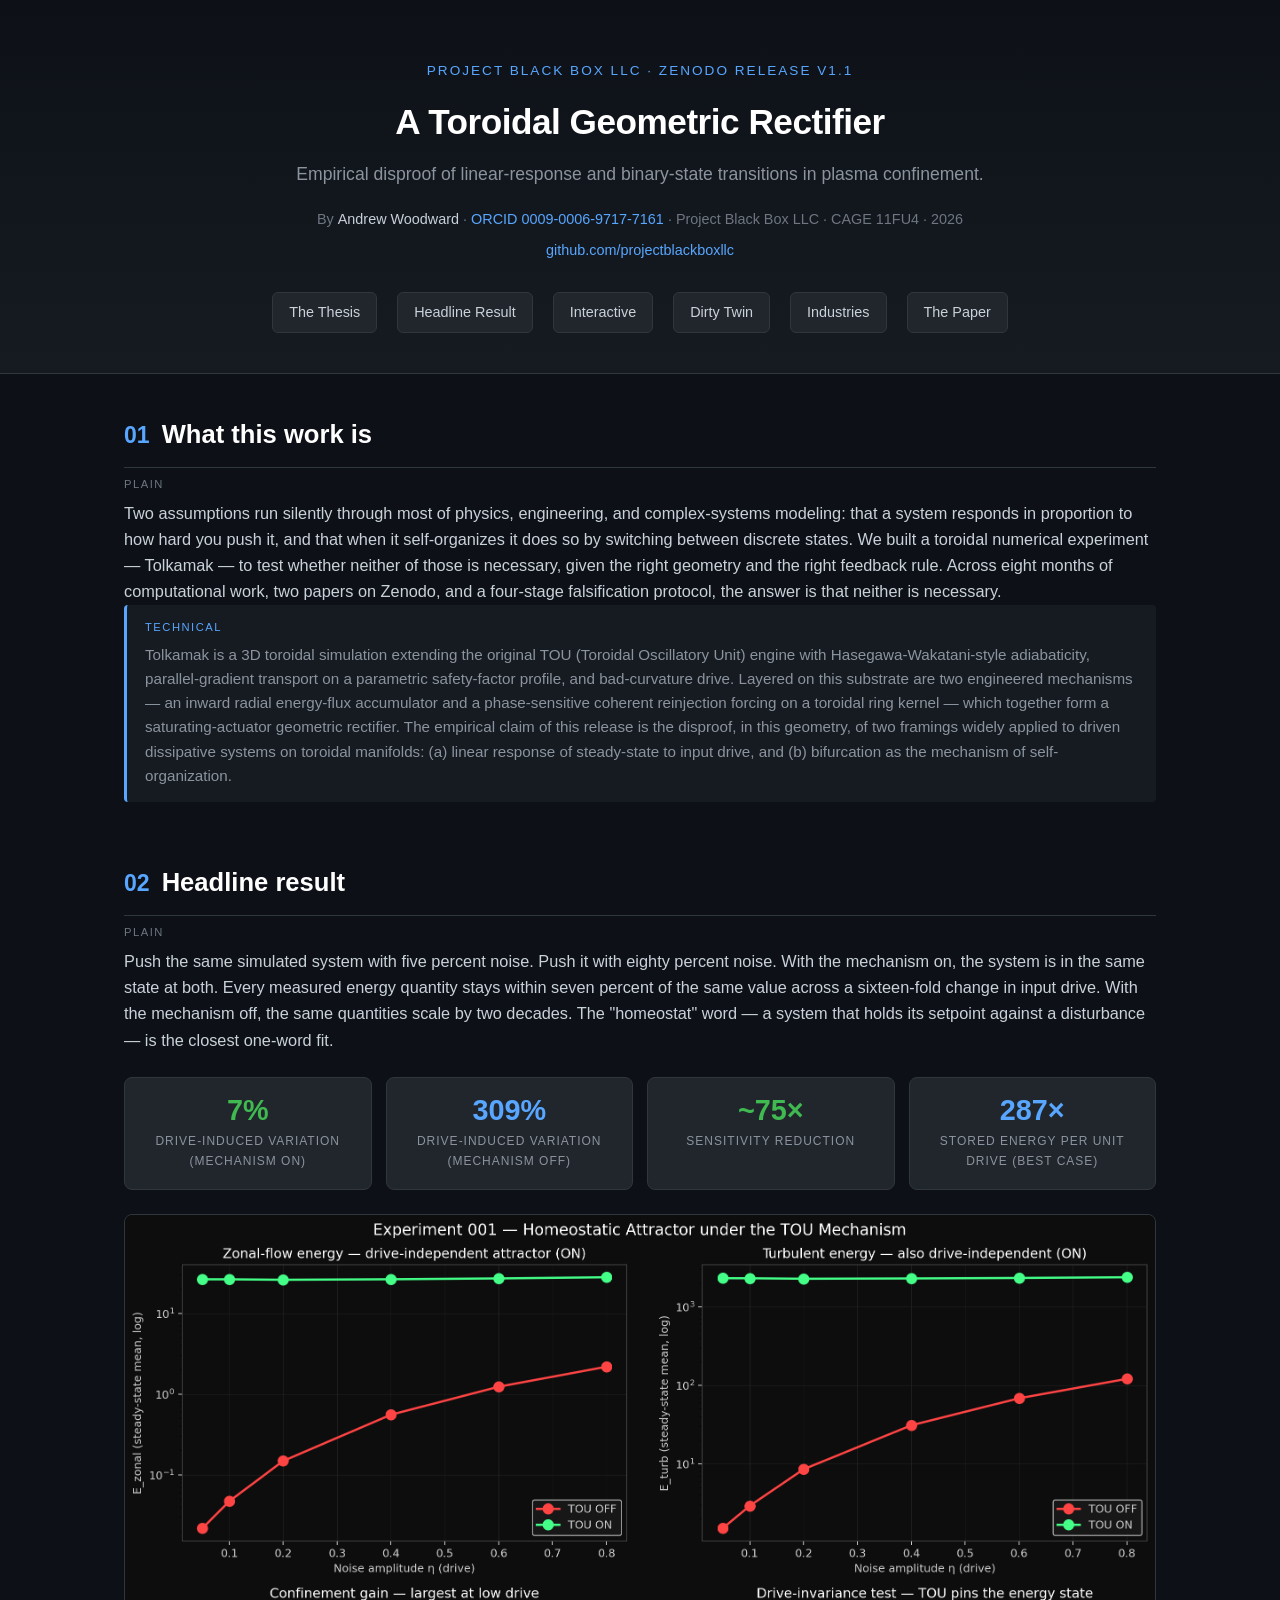
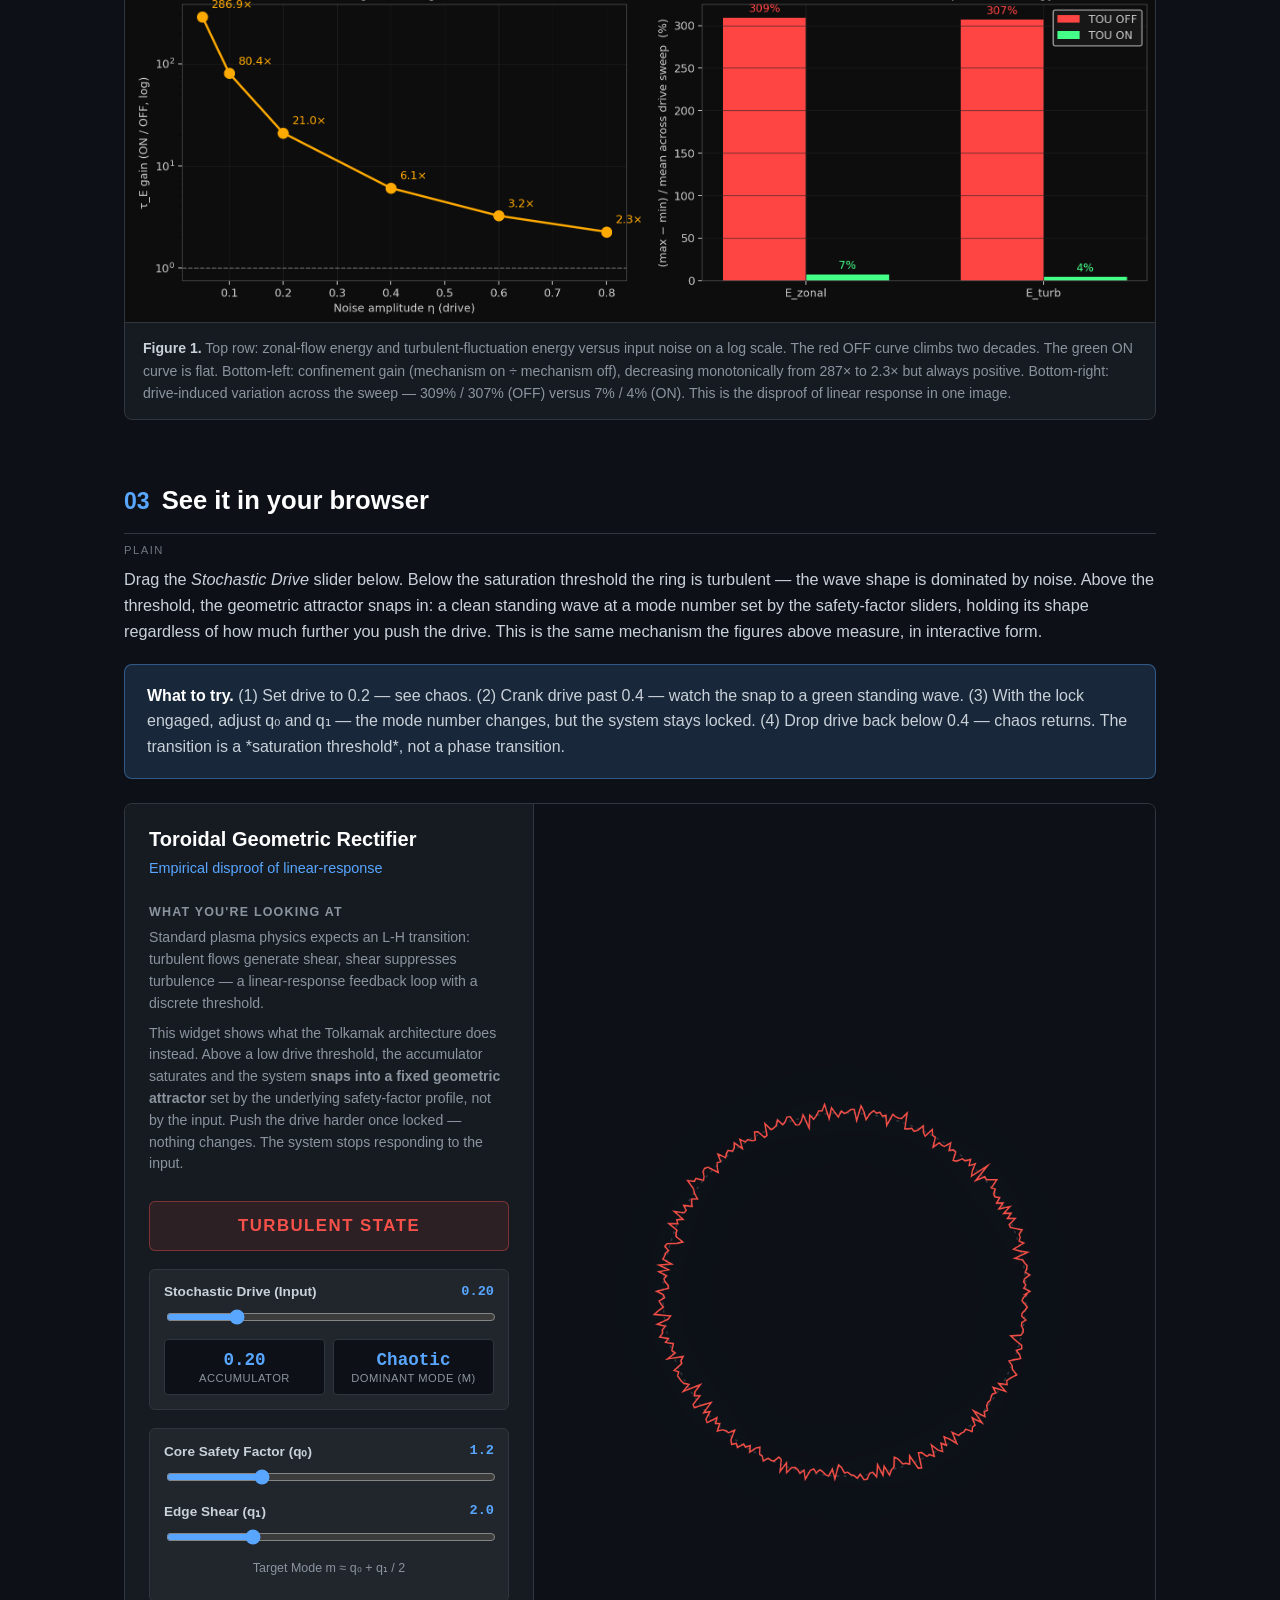
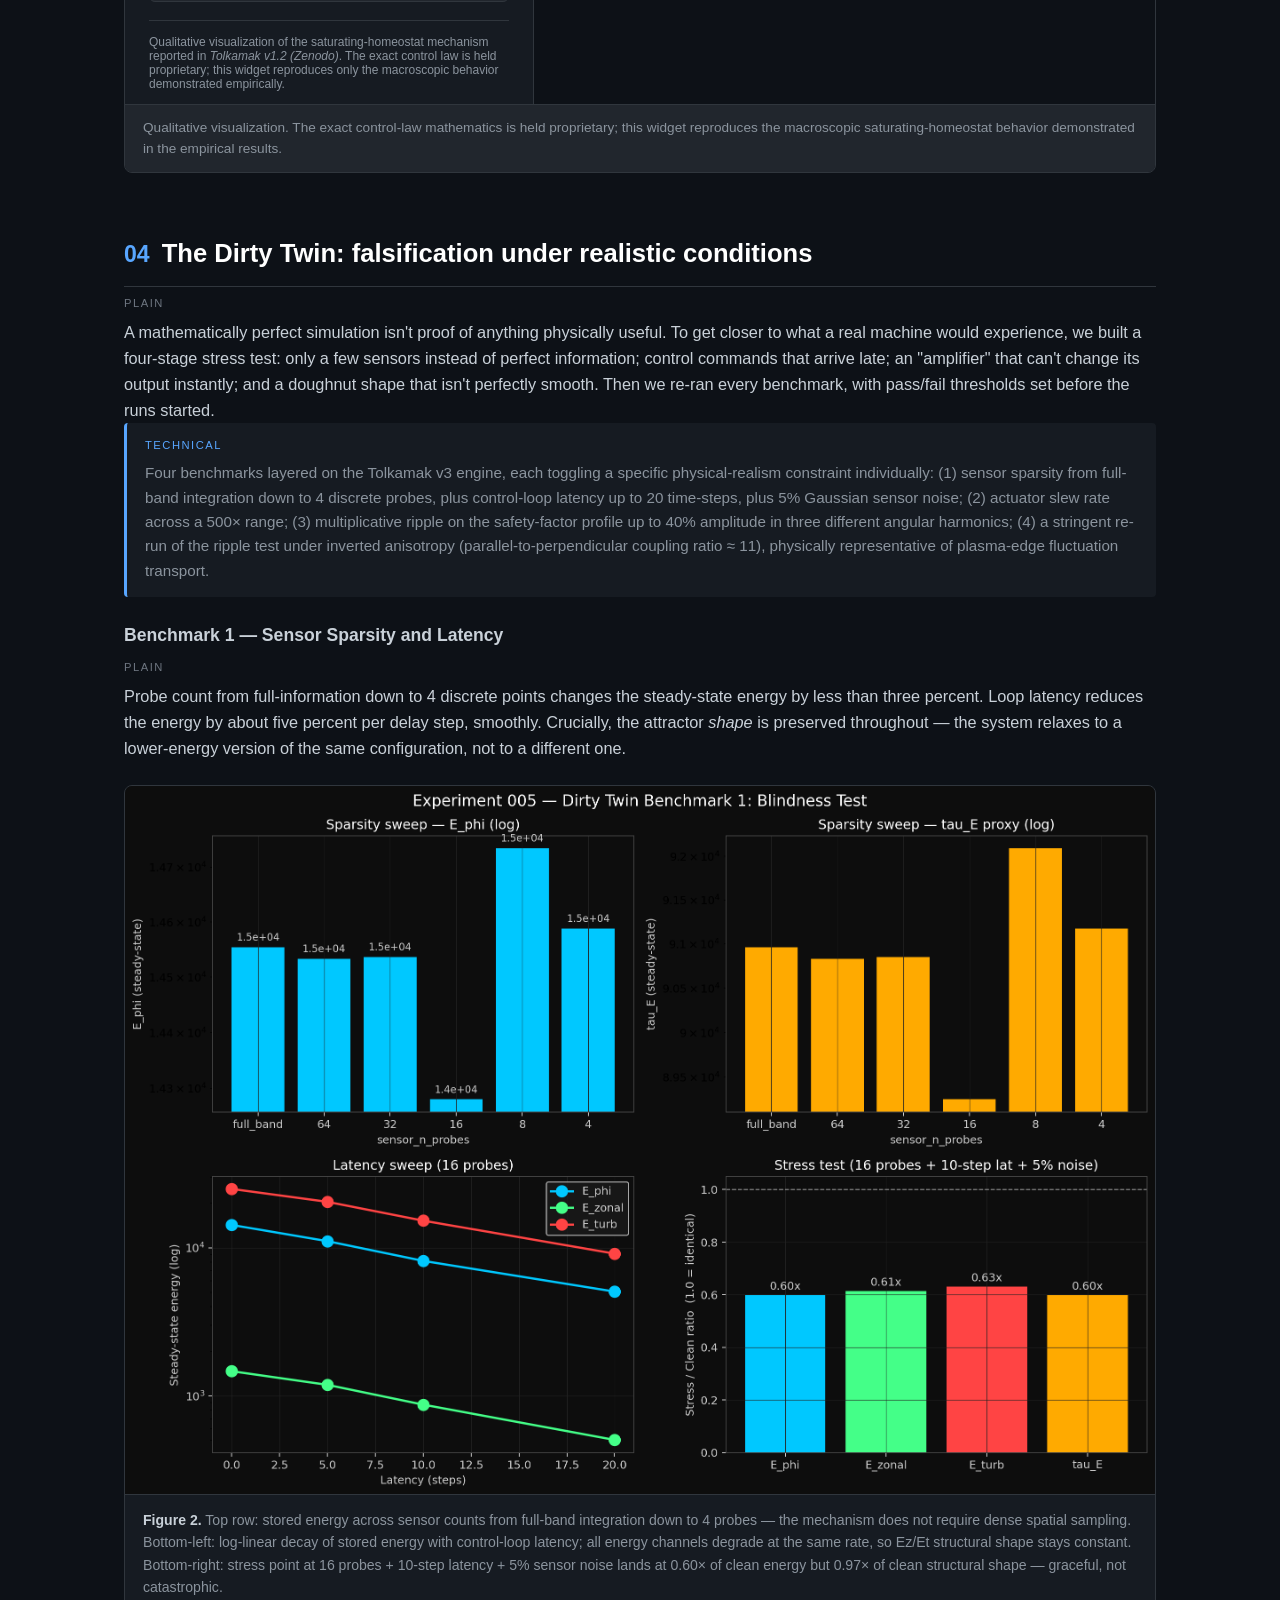
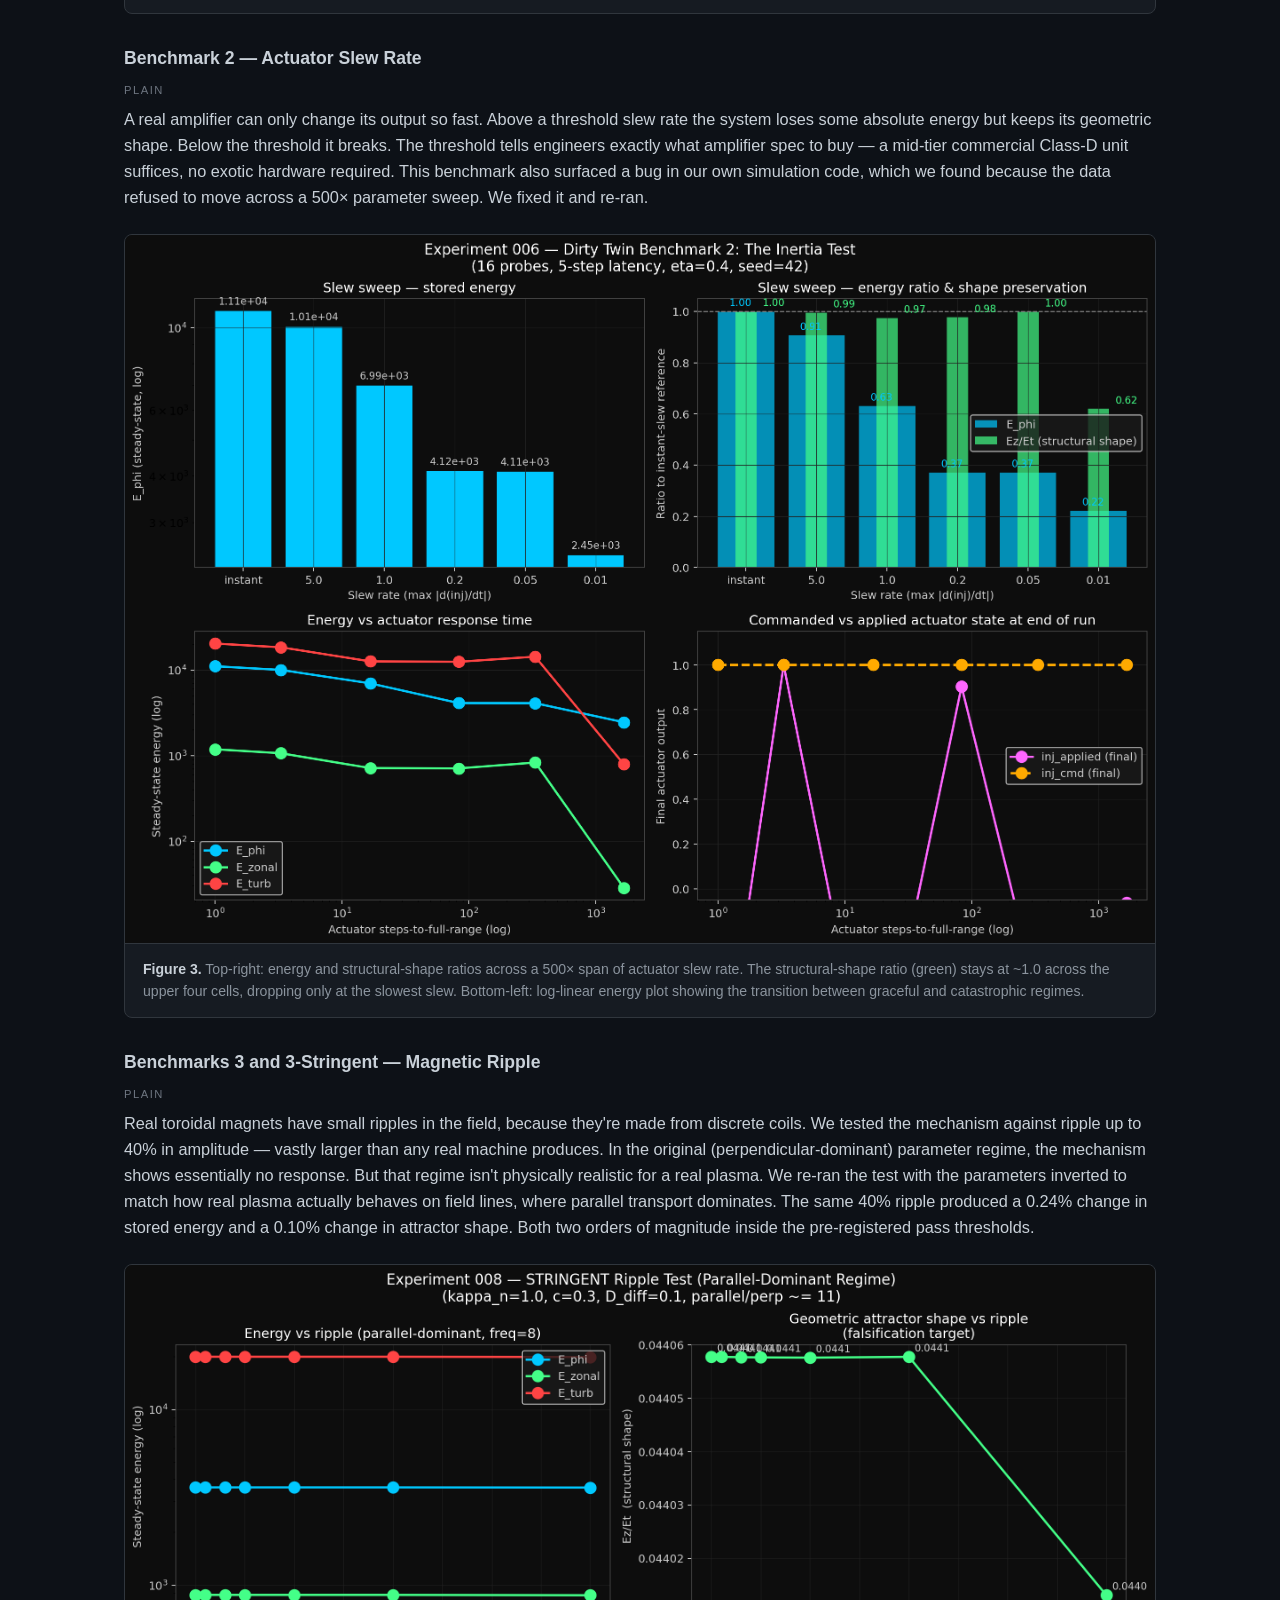
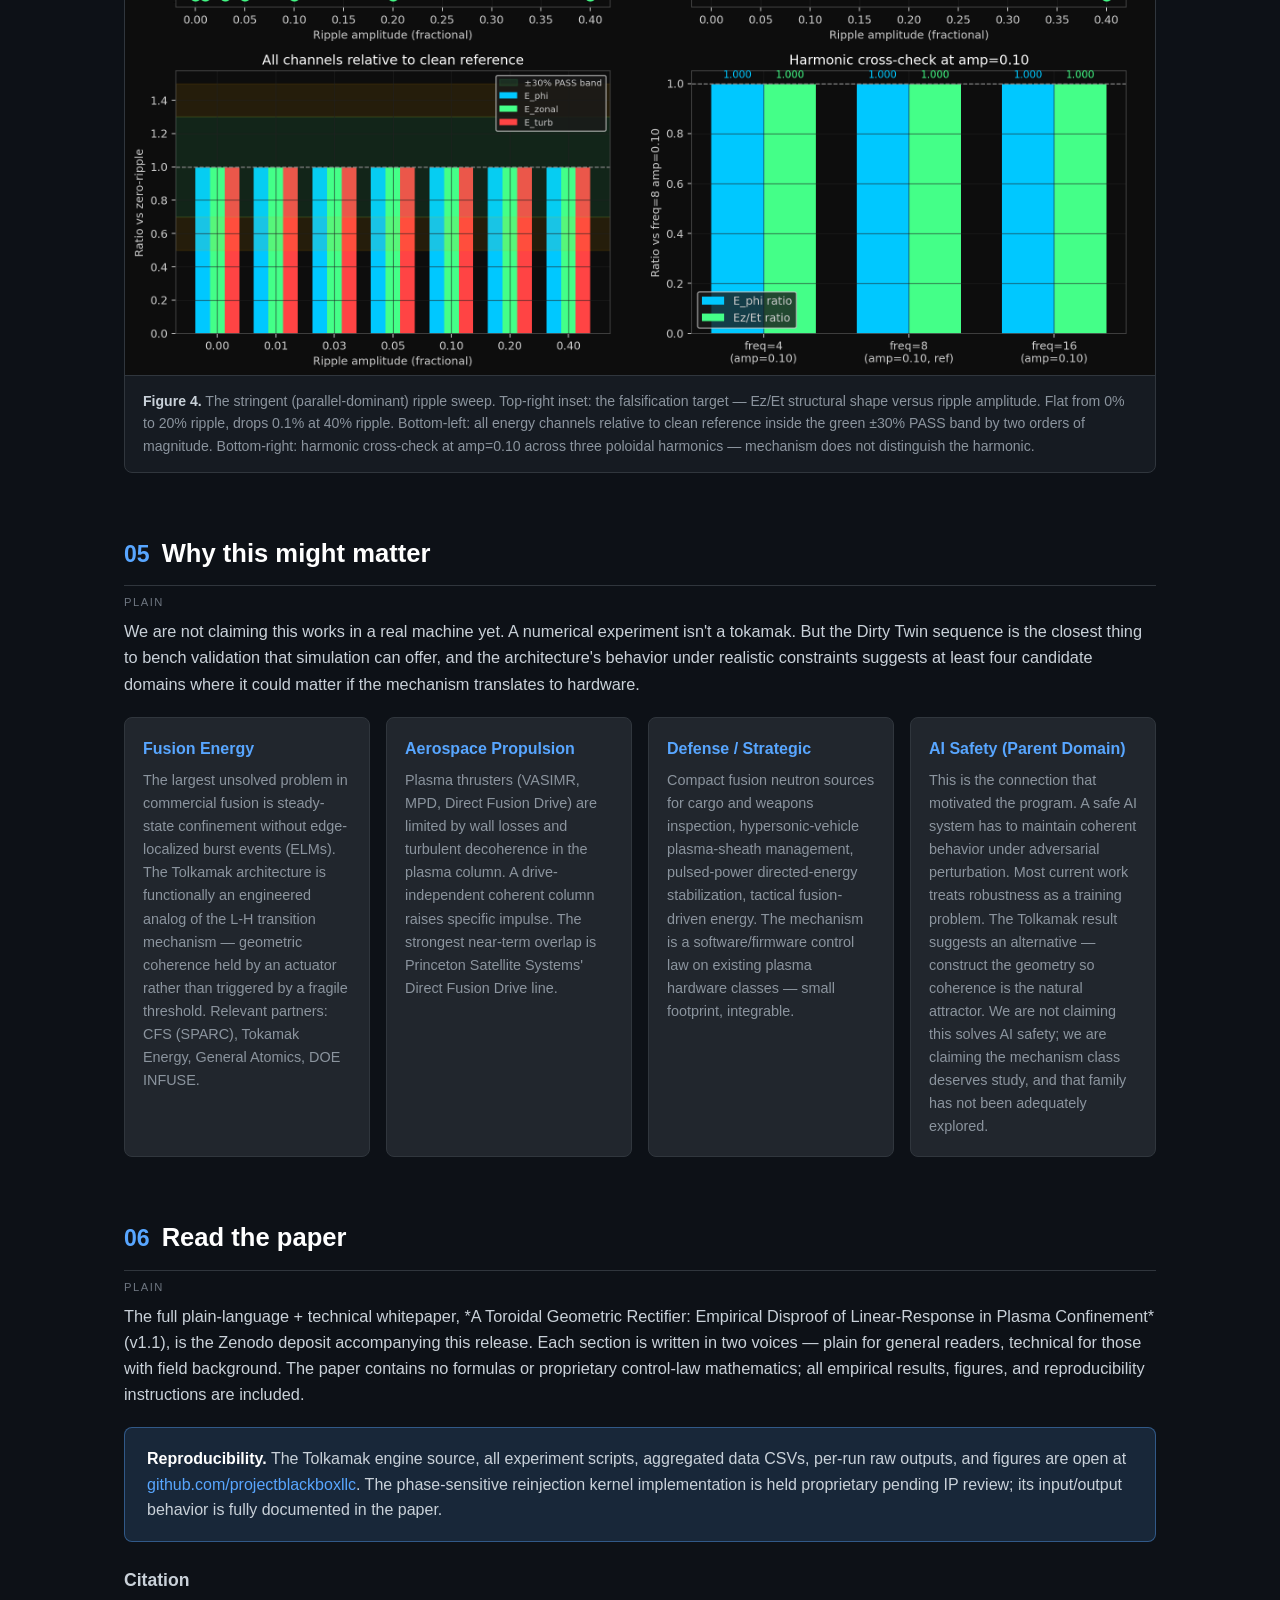
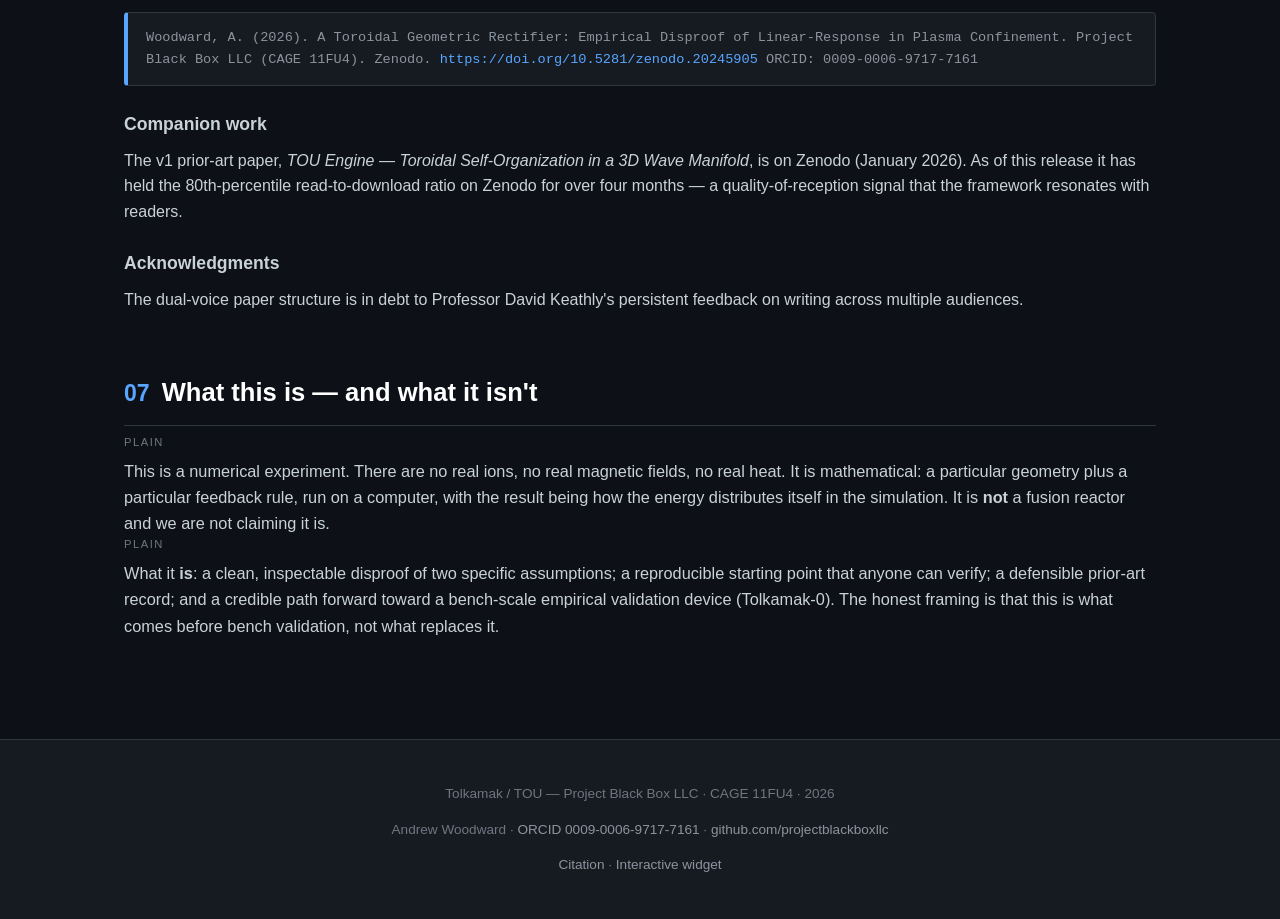
<file: website/index.html>
<!DOCTYPE html>
<html lang="en">
<head>
  <meta charset="UTF-8">
  <meta name="viewport" content="width=device-width, initial-scale=1.0">
  <title>Tolkamak — A Toroidal Geometric Rectifier</title>
  <meta name="description" content="Empirical disproof of linear-response and binary transitions in toroidal plasma confinement. Project Black Box LLC.">
  <link rel="stylesheet" href="style.css">
</head>
<body>

  <header class="site-header">
    <div class="eyebrow">Project Black Box LLC · Zenodo Release v1.1</div>
    <h1>A Toroidal Geometric Rectifier</h1>
    <div class="subtitle">Empirical disproof of linear-response and binary-state transitions in plasma confinement.</div>
    <div class="byline">By <strong>Andrew Woodward</strong> · <a href="https://orcid.org/0009-0006-9717-7161" style="color:#58a6ff;">ORCID 0009-0006-9717-7161</a> · Project Black Box LLC · CAGE 11FU4 · 2026</div>
    <div class="byline" style="margin-top: 8px;"><a href="https://github.com/projectblackboxllc" style="color:#58a6ff;">github.com/projectblackboxllc</a></div>
    <nav class="site-nav">
      <a href="#thesis">The Thesis</a>
      <a href="#headline">Headline Result</a>
      <a href="#sim">Interactive</a>
      <a href="#dirty-twin">Dirty Twin</a>
      <a href="#industries">Industries</a>
      <a href="#paper">The Paper</a>
    </nav>
  </header>

  <main>

    <section id="thesis">
      <h2><span class="num">01</span>What this work is</h2>
      <div class="plain">
        Two assumptions run silently through most of physics, engineering, and complex-systems modeling: that a system responds in proportion to how hard you push it, and that when it self-organizes it does so by switching between discrete states. We built a toroidal numerical experiment — Tolkamak — to test whether neither of those is necessary, given the right geometry and the right feedback rule. Across eight months of computational work, two papers on Zenodo, and a four-stage falsification protocol, the answer is that neither is necessary.
      </div>
      <div class="technical">
        Tolkamak is a 3D toroidal simulation extending the original TOU (Toroidal Oscillatory Unit) engine with Hasegawa-Wakatani-style adiabaticity, parallel-gradient transport on a parametric safety-factor profile, and bad-curvature drive. Layered on this substrate are two engineered mechanisms — an inward radial energy-flux accumulator and a phase-sensitive coherent reinjection forcing on a toroidal ring kernel — which together form a saturating-actuator geometric rectifier. The empirical claim of this release is the disproof, in this geometry, of two framings widely applied to driven dissipative systems on toroidal manifolds: (a) linear response of steady-state to input drive, and (b) bifurcation as the mechanism of self-organization.
      </div>
    </section>

    <section id="headline">
      <h2><span class="num">02</span>Headline result</h2>
      <div class="plain">
        Push the same simulated system with five percent noise. Push it with eighty percent noise. With the mechanism on, the system is in the same state at both. Every measured energy quantity stays within seven percent of the same value across a sixteen-fold change in input drive. With the mechanism off, the same quantities scale by two decades. The "homeostat" word — a system that holds its setpoint against a disturbance — is the closest one-word fit.
      </div>

      <div class="kpi-row">
        <div class="kpi good"><div class="value">7%</div><div class="label">Drive-induced variation (mechanism on)</div></div>
        <div class="kpi"><div class="value">309%</div><div class="label">Drive-induced variation (mechanism off)</div></div>
        <div class="kpi good"><div class="value">~75×</div><div class="label">Sensitivity reduction</div></div>
        <div class="kpi"><div class="value">287×</div><div class="label">Stored energy per unit drive (best case)</div></div>
      </div>

      <figure class="fig">
        <img src="assets/fig_002_homeostat_attractor.png" alt="Headline figure — homeostat attractor">
        <figcaption><strong>Figure 1.</strong> Top row: zonal-flow energy and turbulent-fluctuation energy versus input noise on a log scale. The red OFF curve climbs two decades. The green ON curve is flat. Bottom-left: confinement gain (mechanism on ÷ mechanism off), decreasing monotonically from 287× to 2.3× but always positive. Bottom-right: drive-induced variation across the sweep — 309% / 307% (OFF) versus 7% / 4% (ON). This is the disproof of linear response in one image.</figcaption>
      </figure>
    </section>

    <section id="sim">
      <h2><span class="num">03</span>See it in your browser</h2>
      <div class="plain">
        Drag the <em>Stochastic Drive</em> slider below. Below the saturation threshold the ring is turbulent — the wave shape is dominated by noise. Above the threshold, the geometric attractor snaps in: a clean standing wave at a mode number set by the safety-factor sliders, holding its shape regardless of how much further you push the drive. This is the same mechanism the figures above measure, in interactive form.
      </div>
      <div class="callout">
        <strong>What to try.</strong> (1) Set drive to 0.2 — see chaos. (2) Crank drive past 0.4 — watch the snap to a green standing wave. (3) With the lock engaged, adjust q₀ and q₁ — the mode number changes, but the system stays locked. (4) Drop drive back below 0.4 — chaos returns. The transition is a *saturation threshold*, not a phase transition.
      </div>
      <div class="sim-embed">
        <iframe src="sim.html" title="Tolkamak interactive simulation"></iframe>
        <div class="sim-note">Qualitative visualization. The exact control-law mathematics is held proprietary; this widget reproduces the macroscopic saturating-homeostat behavior demonstrated in the empirical results.</div>
      </div>
    </section>

    <section id="dirty-twin">
      <h2><span class="num">04</span>The Dirty Twin: falsification under realistic conditions</h2>
      <div class="plain">
        A mathematically perfect simulation isn't proof of anything physically useful. To get closer to what a real machine would experience, we built a four-stage stress test: only a few sensors instead of perfect information; control commands that arrive late; an "amplifier" that can't change its output instantly; and a doughnut shape that isn't perfectly smooth. Then we re-ran every benchmark, with pass/fail thresholds set before the runs started.
      </div>
      <div class="technical">
        Four benchmarks layered on the Tolkamak v3 engine, each toggling a specific physical-realism constraint individually: (1) sensor sparsity from full-band integration down to 4 discrete probes, plus control-loop latency up to 20 time-steps, plus 5% Gaussian sensor noise; (2) actuator slew rate across a 500× range; (3) multiplicative ripple on the safety-factor profile up to 40% amplitude in three different angular harmonics; (4) a stringent re-run of the ripple test under inverted anisotropy (parallel-to-perpendicular coupling ratio ≈ 11), physically representative of plasma-edge fluctuation transport.
      </div>

      <h3>Benchmark 1 — Sensor Sparsity and Latency</h3>
      <div class="plain">
        Probe count from full-information down to 4 discrete points changes the steady-state energy by less than three percent. Loop latency reduces the energy by about five percent per delay step, smoothly. Crucially, the attractor <em>shape</em> is preserved throughout — the system relaxes to a lower-energy version of the same configuration, not to a different one.
      </div>
      <figure class="fig">
        <img src="assets/fig_003_dirty_twin_blindness.png" alt="Benchmark 1 — Blindness Test">
        <figcaption><strong>Figure 2.</strong> Top row: stored energy across sensor counts from full-band integration down to 4 probes — the mechanism does not require dense spatial sampling. Bottom-left: log-linear decay of stored energy with control-loop latency; all energy channels degrade at the same rate, so Ez/Et structural shape stays constant. Bottom-right: stress point at 16 probes + 10-step latency + 5% sensor noise lands at 0.60× of clean energy but 0.97× of clean structural shape — graceful, not catastrophic.</figcaption>
      </figure>

      <h3>Benchmark 2 — Actuator Slew Rate</h3>
      <div class="plain">
        A real amplifier can only change its output so fast. Above a threshold slew rate the system loses some absolute energy but keeps its geometric shape. Below the threshold it breaks. The threshold tells engineers exactly what amplifier spec to buy — a mid-tier commercial Class-D unit suffices, no exotic hardware required. This benchmark also surfaced a bug in our own simulation code, which we found because the data refused to move across a 500× parameter sweep. We fixed it and re-ran.
      </div>
      <figure class="fig">
        <img src="assets/fig_004_dirty_twin_slew.png" alt="Benchmark 2 — Slew Rate Test">
        <figcaption><strong>Figure 3.</strong> Top-right: energy and structural-shape ratios across a 500× span of actuator slew rate. The structural-shape ratio (green) stays at ~1.0 across the upper four cells, dropping only at the slowest slew. Bottom-left: log-linear energy plot showing the transition between graceful and catastrophic regimes.</figcaption>
      </figure>

      <h3>Benchmarks 3 and 3-Stringent — Magnetic Ripple</h3>
      <div class="plain">
        Real toroidal magnets have small ripples in the field, because they're made from discrete coils. We tested the mechanism against ripple up to 40% in amplitude — vastly larger than any real machine produces. In the original (perpendicular-dominant) parameter regime, the mechanism shows essentially no response. But that regime isn't physically realistic for a real plasma. We re-ran the test with the parameters inverted to match how real plasma actually behaves on field lines, where parallel transport dominates. The same 40% ripple produced a 0.24% change in stored energy and a 0.10% change in attractor shape. Both two orders of magnitude inside the pre-registered pass thresholds.
      </div>
      <figure class="fig">
        <img src="assets/fig_006_dirty_twin_ripple_stringent.png" alt="Benchmark 3 Stringent — Magnetic Ripple Test">
        <figcaption><strong>Figure 4.</strong> The stringent (parallel-dominant) ripple sweep. Top-right inset: the falsification target — Ez/Et structural shape versus ripple amplitude. Flat from 0% to 20% ripple, drops 0.1% at 40% ripple. Bottom-left: all energy channels relative to clean reference inside the green ±30% PASS band by two orders of magnitude. Bottom-right: harmonic cross-check at amp=0.10 across three poloidal harmonics — mechanism does not distinguish the harmonic.</figcaption>
      </figure>
    </section>

    <section id="industries">
      <h2><span class="num">05</span>Why this might matter</h2>
      <div class="plain">
        We are not claiming this works in a real machine yet. A numerical experiment isn't a tokamak. But the Dirty Twin sequence is the closest thing to bench validation that simulation can offer, and the architecture's behavior under realistic constraints suggests at least four candidate domains where it could matter if the mechanism translates to hardware.
      </div>

      <div class="industries">
        <div class="industry">
          <h4>Fusion Energy</h4>
          <p>The largest unsolved problem in commercial fusion is steady-state confinement without edge-localized burst events (ELMs). The Tolkamak architecture is functionally an engineered analog of the L-H transition mechanism — geometric coherence held by an actuator rather than triggered by a fragile threshold. Relevant partners: CFS (SPARC), Tokamak Energy, General Atomics, DOE INFUSE.</p>
        </div>
        <div class="industry">
          <h4>Aerospace Propulsion</h4>
          <p>Plasma thrusters (VASIMR, MPD, Direct Fusion Drive) are limited by wall losses and turbulent decoherence in the plasma column. A drive-independent coherent column raises specific impulse. The strongest near-term overlap is Princeton Satellite Systems' Direct Fusion Drive line.</p>
        </div>
        <div class="industry">
          <h4>Defense / Strategic</h4>
          <p>Compact fusion neutron sources for cargo and weapons inspection, hypersonic-vehicle plasma-sheath management, pulsed-power directed-energy stabilization, tactical fusion-driven energy. The mechanism is a software/firmware control law on existing plasma hardware classes — small footprint, integrable.</p>
        </div>
        <div class="industry">
          <h4>AI Safety (Parent Domain)</h4>
          <p>This is the connection that motivated the program. A safe AI system has to maintain coherent behavior under adversarial perturbation. Most current work treats robustness as a training problem. The Tolkamak result suggests an alternative — construct the geometry so coherence is the natural attractor. We are not claiming this solves AI safety; we are claiming the mechanism class deserves study, and that family has not been adequately explored.</p>
        </div>
      </div>
    </section>

    <section id="paper">
      <h2><span class="num">06</span>Read the paper</h2>
      <div class="plain">
        The full plain-language + technical whitepaper, *A Toroidal Geometric Rectifier: Empirical Disproof of Linear-Response in Plasma Confinement* (v1.1), is the Zenodo deposit accompanying this release. Each section is written in two voices — plain for general readers, technical for those with field background. The paper contains no formulas or proprietary control-law mathematics; all empirical results, figures, and reproducibility instructions are included.
      </div>

      <div class="callout">
        <strong>Reproducibility.</strong> The Tolkamak engine source, all experiment scripts, aggregated data CSVs, per-run raw outputs, and figures are open at <a href="https://github.com/projectblackboxllc" style="color:#58a6ff;">github.com/projectblackboxllc</a>. The phase-sensitive reinjection kernel implementation is held proprietary pending IP review; its input/output behavior is fully documented in the paper.
      </div>

      <h3>Citation</h3>
      <div class="cite-block">
Woodward, A. (2026). A Toroidal Geometric Rectifier: Empirical Disproof of Linear-Response in Plasma Confinement. Project Black Box LLC (CAGE 11FU4). Zenodo. <a href="https://doi.org/10.5281/zenodo.20245905" style="color:#58a6ff;">https://doi.org/10.5281/zenodo.20245905</a>
ORCID: 0009-0006-9717-7161
      </div>

      <h3>Companion work</h3>
      <p>The v1 prior-art paper, <em>TOU Engine — Toroidal Self-Organization in a 3D Wave Manifold</em>, is on Zenodo (January 2026). As of this release it has held the 80th-percentile read-to-download ratio on Zenodo for over four months — a quality-of-reception signal that the framework resonates with readers.</p>

      <h3>Acknowledgments</h3>
      <p>The dual-voice paper structure is in debt to Professor David Keathly's persistent feedback on writing across multiple audiences.</p>
    </section>

    <section id="honest">
      <h2><span class="num">07</span>What this is — and what it isn't</h2>
      <div class="plain">
        This is a numerical experiment. There are no real ions, no real magnetic fields, no real heat. It is mathematical: a particular geometry plus a particular feedback rule, run on a computer, with the result being how the energy distributes itself in the simulation. It is <strong>not</strong> a fusion reactor and we are not claiming it is.
      </div>
      <div class="plain">
        What it <strong>is</strong>: a clean, inspectable disproof of two specific assumptions; a reproducible starting point that anyone can verify; a defensible prior-art record; and a credible path forward toward a bench-scale empirical validation device (Tolkamak-0). The honest framing is that this is what comes before bench validation, not what replaces it.
      </div>
    </section>

  </main>

  <footer class="site-footer">
    <p>Tolkamak / TOU — Project Black Box LLC · CAGE 11FU4 · 2026</p>
    <p>Andrew Woodward · <a href="https://orcid.org/0009-0006-9717-7161">ORCID 0009-0006-9717-7161</a> · <a href="https://github.com/projectblackboxllc">github.com/projectblackboxllc</a></p>
    <p><a href="#paper">Citation</a> · <a href="sim.html">Interactive widget</a></p>
  </footer>

</body>
</html>
</file>
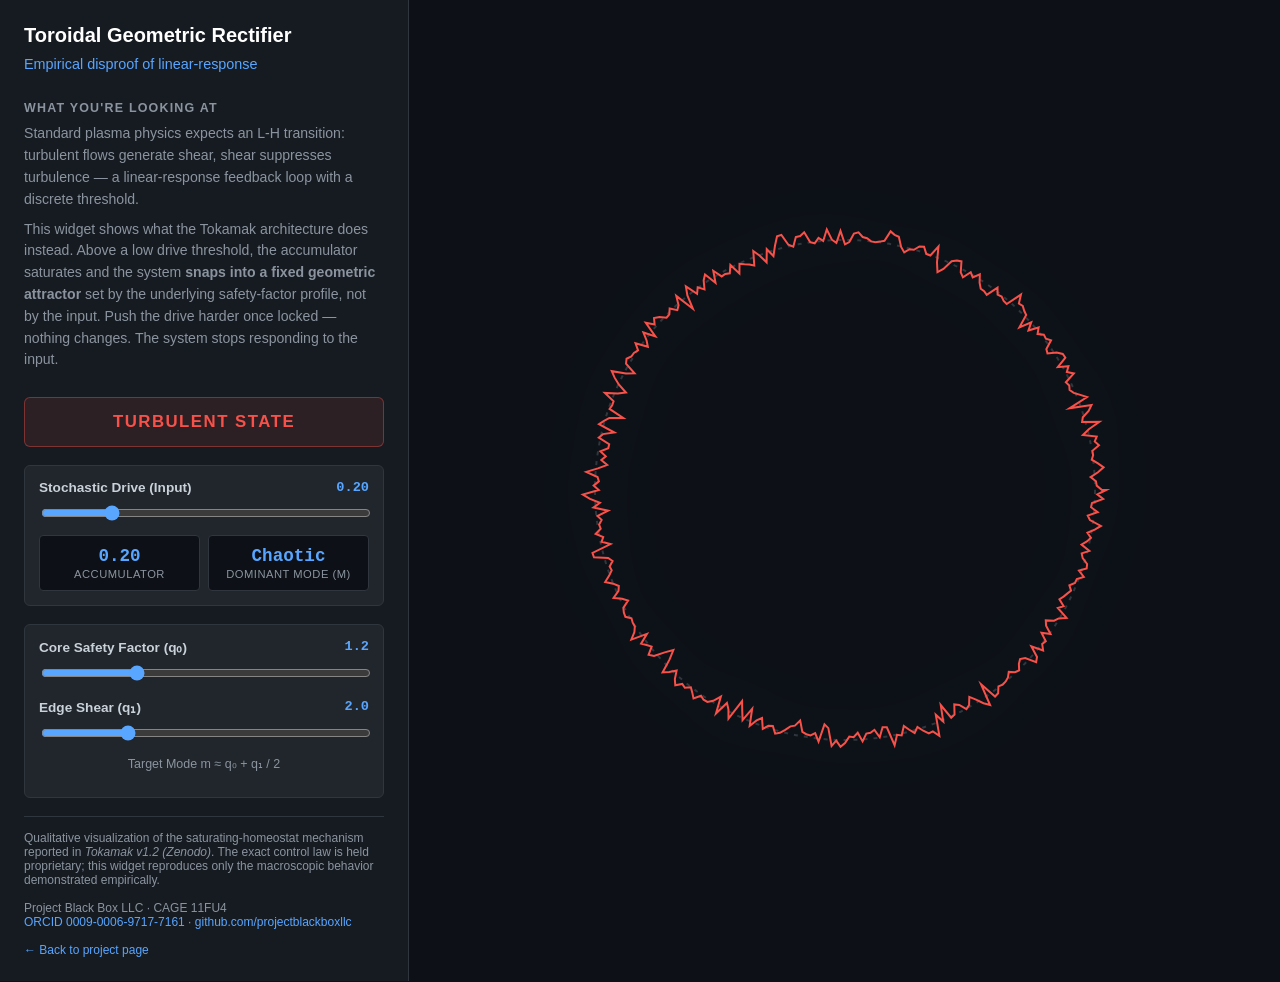
<file: docs/sim.html>
<!DOCTYPE html>
<html lang="en">
<head>
    <meta charset="UTF-8">
    <meta name="viewport" content="width=device-width, initial-scale=1.0">
    <title>Toroidal Geometric Rectifier — Interactive</title>
    <style>
        :root {
            --bg-color: #0d1117;
            --panel-bg: #161b22;
            --text-main: #c9d1d9;
            --text-muted: #8b949e;
            --accent: #58a6ff;
            --locked: #3fb950;
            --turbulent: #f85149;
            --border: #30363d;
        }

        body {
            margin: 0;
            padding: 0;
            font-family: -apple-system, BlinkMacSystemFont, "Segoe UI", Helvetica, Arial, sans-serif;
            background-color: var(--bg-color);
            color: var(--text-main);
            display: flex;
            min-height: 100vh;
        }

        .sidebar {
            width: 360px;
            min-width: 360px;
            background-color: var(--panel-bg);
            border-right: 1px solid var(--border);
            padding: 24px;
            display: flex;
            flex-direction: column;
            gap: 18px;
            overflow-y: auto;
        }

        .main-display {
            flex-grow: 1;
            display: flex;
            justify-content: center;
            align-items: center;
            position: relative;
            padding: 20px;
            min-height: 600px;
        }

        h1 {
            font-size: 1.25rem;
            margin: 0;
            color: #fff;
            font-weight: 600;
        }

        h2 {
            font-size: 0.78rem;
            color: var(--text-muted);
            margin: 0 0 8px 0;
            text-transform: uppercase;
            letter-spacing: 1.2px;
            font-weight: 600;
        }

        p {
            font-size: 0.88rem;
            line-height: 1.55;
            color: var(--text-muted);
            margin: 0 0 8px 0;
        }

        .control-group {
            background: #21262d;
            padding: 14px;
            border-radius: 6px;
            border: 1px solid var(--border);
        }

        .control-header {
            display: flex;
            justify-content: space-between;
            margin-bottom: 8px;
            font-size: 0.85rem;
            font-weight: 600;
        }

        .control-header span:last-child {
            color: var(--accent);
            font-family: "SF Mono", Menlo, monospace;
        }

        input[type=range] {
            width: 100%;
            cursor: pointer;
            accent-color: var(--accent);
        }

        .status-box {
            padding: 14px;
            border-radius: 6px;
            text-align: center;
            font-weight: 600;
            font-size: 1.05rem;
            text-transform: uppercase;
            letter-spacing: 1.5px;
            border: 1px solid transparent;
            transition: all 0.3s ease;
        }

        .status-turbulent {
            background-color: rgba(248, 81, 73, 0.1);
            color: var(--turbulent);
            border-color: rgba(248, 81, 73, 0.4);
        }

        .status-locked {
            background-color: rgba(63, 185, 80, 0.1);
            color: var(--locked);
            border-color: rgba(63, 185, 80, 0.4);
        }

        .metric-grid {
            display: grid;
            grid-template-columns: 1fr 1fr;
            gap: 8px;
            margin-top: 10px;
        }

        .metric-card {
            background: var(--bg-color);
            padding: 10px;
            border-radius: 4px;
            text-align: center;
            border: 1px solid var(--border);
        }

        .metric-value {
            font-size: 1.1rem;
            font-family: "SF Mono", Menlo, monospace;
            font-weight: 600;
            color: var(--accent);
        }

        .metric-label {
            font-size: 0.7rem;
            color: var(--text-muted);
            text-transform: uppercase;
            letter-spacing: 0.5px;
            margin-top: 2px;
        }

        canvas {
            filter: drop-shadow(0 0 30px rgba(88, 166, 255, 0.15));
            max-width: 100%;
            height: auto;
        }

        .footnote {
            margin-top: auto;
            padding-top: 14px;
            border-top: 1px solid var(--border);
            font-size: 0.75rem;
            color: var(--text-muted);
        }

        .footnote a {
            color: var(--accent);
            text-decoration: none;
        }

        @media (max-width: 800px) {
            body { flex-direction: column; }
            .sidebar { width: 100%; min-width: 0; border-right: none; border-bottom: 1px solid var(--border); }
        }
    </style>
</head>
<body>

    <div class="sidebar">
        <div>
            <h1>Toroidal Geometric Rectifier</h1>
            <p style="margin-top: 6px; color: var(--accent); font-size: 0.9rem;">Empirical disproof of linear-response</p>
        </div>

        <div>
            <h2>What you're looking at</h2>
            <p>Standard plasma physics expects an L-H transition: turbulent flows generate shear, shear suppresses turbulence — a linear-response feedback loop with a discrete threshold.</p>
            <p>This widget shows what the Tokamak architecture does instead. Above a low drive threshold, the accumulator saturates and the system <strong>snaps into a fixed geometric attractor</strong> set by the underlying safety-factor profile, not by the input. Push the drive harder once locked — nothing changes. The system stops responding to the input.</p>
        </div>

        <div id="statusBox" class="status-box status-turbulent">
            Turbulent State
        </div>

        <div class="control-group">
            <div class="control-header">
                <span>Stochastic Drive (Input)</span>
                <span id="driveVal">0.20</span>
            </div>
            <input type="range" id="drive" min="0" max="1" step="0.01" value="0.20">

            <div class="metric-grid">
                <div class="metric-card">
                    <div class="metric-value" id="accVal">0.20</div>
                    <div class="metric-label">Accumulator</div>
                </div>
                <div class="metric-card">
                    <div class="metric-value" id="modeVal">Chaotic</div>
                    <div class="metric-label">Dominant Mode (m)</div>
                </div>
            </div>
        </div>

        <div class="control-group">
            <div class="control-header">
                <span>Core Safety Factor (q₀)</span>
                <span id="q0Val">1.2</span>
            </div>
            <input type="range" id="q0" min="0.5" max="3.0" step="0.1" value="1.2">

            <div class="control-header" style="margin-top: 14px;">
                <span>Edge Shear (q₁)</span>
                <span id="q1Val">2.0</span>
            </div>
            <input type="range" id="q1" min="1.0" max="5.0" step="0.1" value="2.0">
            <p style="margin-top: 10px; font-size: 0.78rem; text-align: center; color: var(--text-muted);">Target Mode m ≈ q₀ + q₁ / 2</p>
        </div>

        <div class="footnote">
            Qualitative visualization of the saturating-homeostat mechanism reported in <em>Tokamak v1.2 (Zenodo)</em>. The exact control law is held proprietary; this widget reproduces only the macroscopic behavior demonstrated empirically.
            <br><br>
            Project Black Box LLC · CAGE 11FU4<br>
            <a href="https://orcid.org/0009-0006-9717-7161">ORCID 0009-0006-9717-7161</a> · <a href="https://github.com/projectblackboxllc">github.com/projectblackboxllc</a>
            <br><br>
            <a href="index.html">← Back to project page</a>
        </div>
    </div>

    <div class="main-display">
        <canvas id="simCanvas" width="800" height="800"></canvas>
    </div>

    <script>
        const canvas = document.getElementById('simCanvas');
        const ctx = canvas.getContext('2d');

        const driveSlider = document.getElementById('drive');
        const q0Slider = document.getElementById('q0');
        const q1Slider = document.getElementById('q1');
        const driveVal = document.getElementById('driveVal');
        const q0Val = document.getElementById('q0Val');
        const q1Val = document.getElementById('q1Val');
        const accVal = document.getElementById('accVal');
        const modeVal = document.getElementById('modeVal');
        const statusBox = document.getElementById('statusBox');

        let time = 0;
        const SATURATION_THRESHOLD = 0.40;
        const BASE_RADIUS = 250;
        const POINTS = 360;
        let noiseArray = new Array(POINTS).fill(0);

        function updateLogic() {
            const drive = parseFloat(driveSlider.value);
            const q0 = parseFloat(q0Slider.value);
            const q1 = parseFloat(q1Slider.value);

            driveVal.innerText = drive.toFixed(2);
            q0Val.innerText = q0.toFixed(1);
            q1Val.innerText = q1.toFixed(1);

            const targetMode = Math.max(2, Math.round(q0 + (q1 / 2)));

            let isLocked = false;
            let accumulator = drive;

            if (drive >= SATURATION_THRESHOLD) {
                accumulator = 1.0;
                isLocked = true;
            }

            accVal.innerText = accumulator.toFixed(2);

            if (isLocked) {
                statusBox.className = 'status-box status-locked';
                statusBox.innerText = 'Geometric Lock Achieved';
                modeVal.innerText = targetMode;
            } else {
                statusBox.className = 'status-box status-turbulent';
                statusBox.innerText = 'Turbulent State';
                modeVal.innerText = 'Chaotic';
            }

            return { drive, q0, q1, targetMode, isLocked, accumulator };
        }

        function drawFrame() {
            const state = updateLogic();

            ctx.clearRect(0, 0, canvas.width, canvas.height);
            const centerX = canvas.width / 2;
            const centerY = canvas.height / 2;

            // Reference ring
            ctx.beginPath();
            ctx.arc(centerX, centerY, BASE_RADIUS, 0, Math.PI * 2);
            ctx.strokeStyle = '#30363d';
            ctx.lineWidth = 2;
            ctx.setLineDash([4, 6]);
            ctx.stroke();
            ctx.setLineDash([]);

            // Wave
            ctx.beginPath();

            for (let i = 0; i <= POINTS; i++) {
                const angle = (i / POINTS) * Math.PI * 2;
                let amplitudeOffset = 0;

                if (state.isLocked) {
                    const waveAmplitude = 40;
                    amplitudeOffset = Math.sin(state.targetMode * angle) * Math.cos(time * 0.05) * waveAmplitude;
                    ctx.strokeStyle = '#3fb950';
                    ctx.shadowColor = '#3fb950';
                    ctx.shadowBlur = 18;
                    ctx.lineWidth = 4;
                } else {
                    noiseArray[i % POINTS] += (Math.random() - 0.5) * 5;
                    noiseArray[i % POINTS] *= 0.9;

                    const noiseAmplitude = state.drive * 100;
                    amplitudeOffset = (noiseArray[i % POINTS] / 10) * noiseAmplitude;

                    ctx.strokeStyle = '#f85149';
                    ctx.shadowColor = 'transparent';
                    ctx.shadowBlur = 0;
                    ctx.lineWidth = 2;
                }

                const r = BASE_RADIUS + amplitudeOffset;
                const x = centerX + r * Math.cos(angle);
                const y = centerY + r * Math.sin(angle);

                if (i === 0) ctx.moveTo(x, y);
                else ctx.lineTo(x, y);
            }

            ctx.closePath();
            ctx.stroke();

            time++;
            requestAnimationFrame(drawFrame);
        }

        drawFrame();
    </script>
</body>
</html>
</file>
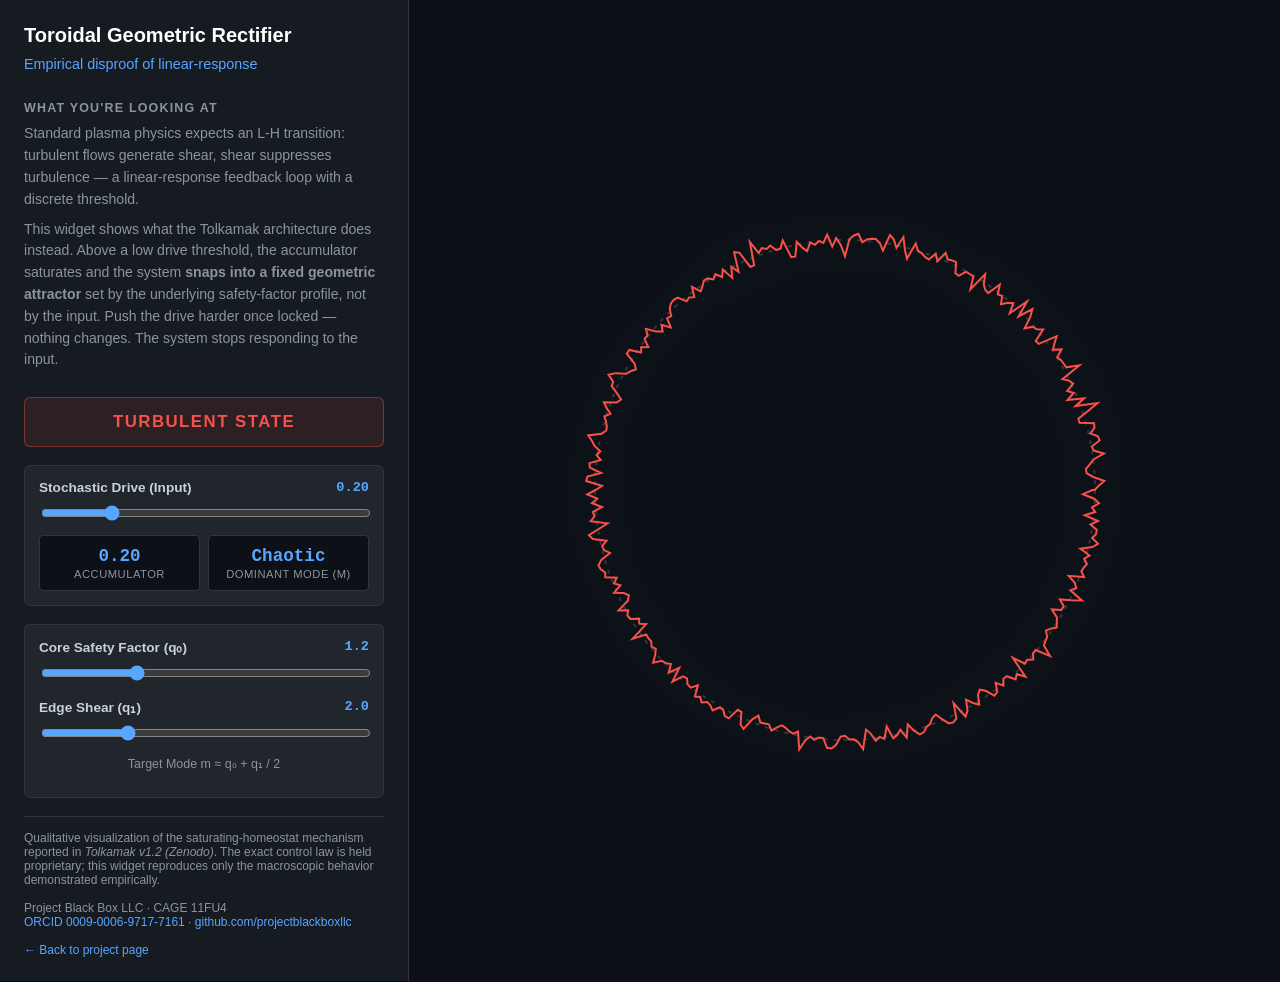
<file: website/sim.html>
<!DOCTYPE html>
<html lang="en">
<head>
    <meta charset="UTF-8">
    <meta name="viewport" content="width=device-width, initial-scale=1.0">
    <title>Toroidal Geometric Rectifier — Interactive</title>
    <style>
        :root {
            --bg-color: #0d1117;
            --panel-bg: #161b22;
            --text-main: #c9d1d9;
            --text-muted: #8b949e;
            --accent: #58a6ff;
            --locked: #3fb950;
            --turbulent: #f85149;
            --border: #30363d;
        }

        body {
            margin: 0;
            padding: 0;
            font-family: -apple-system, BlinkMacSystemFont, "Segoe UI", Helvetica, Arial, sans-serif;
            background-color: var(--bg-color);
            color: var(--text-main);
            display: flex;
            min-height: 100vh;
        }

        .sidebar {
            width: 360px;
            min-width: 360px;
            background-color: var(--panel-bg);
            border-right: 1px solid var(--border);
            padding: 24px;
            display: flex;
            flex-direction: column;
            gap: 18px;
            overflow-y: auto;
        }

        .main-display {
            flex-grow: 1;
            display: flex;
            justify-content: center;
            align-items: center;
            position: relative;
            padding: 20px;
            min-height: 600px;
        }

        h1 {
            font-size: 1.25rem;
            margin: 0;
            color: #fff;
            font-weight: 600;
        }

        h2 {
            font-size: 0.78rem;
            color: var(--text-muted);
            margin: 0 0 8px 0;
            text-transform: uppercase;
            letter-spacing: 1.2px;
            font-weight: 600;
        }

        p {
            font-size: 0.88rem;
            line-height: 1.55;
            color: var(--text-muted);
            margin: 0 0 8px 0;
        }

        .control-group {
            background: #21262d;
            padding: 14px;
            border-radius: 6px;
            border: 1px solid var(--border);
        }

        .control-header {
            display: flex;
            justify-content: space-between;
            margin-bottom: 8px;
            font-size: 0.85rem;
            font-weight: 600;
        }

        .control-header span:last-child {
            color: var(--accent);
            font-family: "SF Mono", Menlo, monospace;
        }

        input[type=range] {
            width: 100%;
            cursor: pointer;
            accent-color: var(--accent);
        }

        .status-box {
            padding: 14px;
            border-radius: 6px;
            text-align: center;
            font-weight: 600;
            font-size: 1.05rem;
            text-transform: uppercase;
            letter-spacing: 1.5px;
            border: 1px solid transparent;
            transition: all 0.3s ease;
        }

        .status-turbulent {
            background-color: rgba(248, 81, 73, 0.1);
            color: var(--turbulent);
            border-color: rgba(248, 81, 73, 0.4);
        }

        .status-locked {
            background-color: rgba(63, 185, 80, 0.1);
            color: var(--locked);
            border-color: rgba(63, 185, 80, 0.4);
        }

        .metric-grid {
            display: grid;
            grid-template-columns: 1fr 1fr;
            gap: 8px;
            margin-top: 10px;
        }

        .metric-card {
            background: var(--bg-color);
            padding: 10px;
            border-radius: 4px;
            text-align: center;
            border: 1px solid var(--border);
        }

        .metric-value {
            font-size: 1.1rem;
            font-family: "SF Mono", Menlo, monospace;
            font-weight: 600;
            color: var(--accent);
        }

        .metric-label {
            font-size: 0.7rem;
            color: var(--text-muted);
            text-transform: uppercase;
            letter-spacing: 0.5px;
            margin-top: 2px;
        }

        canvas {
            filter: drop-shadow(0 0 30px rgba(88, 166, 255, 0.15));
            max-width: 100%;
            height: auto;
        }

        .footnote {
            margin-top: auto;
            padding-top: 14px;
            border-top: 1px solid var(--border);
            font-size: 0.75rem;
            color: var(--text-muted);
        }

        .footnote a {
            color: var(--accent);
            text-decoration: none;
        }

        @media (max-width: 800px) {
            body { flex-direction: column; }
            .sidebar { width: 100%; min-width: 0; border-right: none; border-bottom: 1px solid var(--border); }
        }
    </style>
</head>
<body>

    <div class="sidebar">
        <div>
            <h1>Toroidal Geometric Rectifier</h1>
            <p style="margin-top: 6px; color: var(--accent); font-size: 0.9rem;">Empirical disproof of linear-response</p>
        </div>

        <div>
            <h2>What you're looking at</h2>
            <p>Standard plasma physics expects an L-H transition: turbulent flows generate shear, shear suppresses turbulence — a linear-response feedback loop with a discrete threshold.</p>
            <p>This widget shows what the Tolkamak architecture does instead. Above a low drive threshold, the accumulator saturates and the system <strong>snaps into a fixed geometric attractor</strong> set by the underlying safety-factor profile, not by the input. Push the drive harder once locked — nothing changes. The system stops responding to the input.</p>
        </div>

        <div id="statusBox" class="status-box status-turbulent">
            Turbulent State
        </div>

        <div class="control-group">
            <div class="control-header">
                <span>Stochastic Drive (Input)</span>
                <span id="driveVal">0.20</span>
            </div>
            <input type="range" id="drive" min="0" max="1" step="0.01" value="0.20">

            <div class="metric-grid">
                <div class="metric-card">
                    <div class="metric-value" id="accVal">0.20</div>
                    <div class="metric-label">Accumulator</div>
                </div>
                <div class="metric-card">
                    <div class="metric-value" id="modeVal">Chaotic</div>
                    <div class="metric-label">Dominant Mode (m)</div>
                </div>
            </div>
        </div>

        <div class="control-group">
            <div class="control-header">
                <span>Core Safety Factor (q₀)</span>
                <span id="q0Val">1.2</span>
            </div>
            <input type="range" id="q0" min="0.5" max="3.0" step="0.1" value="1.2">

            <div class="control-header" style="margin-top: 14px;">
                <span>Edge Shear (q₁)</span>
                <span id="q1Val">2.0</span>
            </div>
            <input type="range" id="q1" min="1.0" max="5.0" step="0.1" value="2.0">
            <p style="margin-top: 10px; font-size: 0.78rem; text-align: center; color: var(--text-muted);">Target Mode m ≈ q₀ + q₁ / 2</p>
        </div>

        <div class="footnote">
            Qualitative visualization of the saturating-homeostat mechanism reported in <em>Tolkamak v1.2 (Zenodo)</em>. The exact control law is held proprietary; this widget reproduces only the macroscopic behavior demonstrated empirically.
            <br><br>
            Project Black Box LLC · CAGE 11FU4<br>
            <a href="https://orcid.org/0009-0006-9717-7161">ORCID 0009-0006-9717-7161</a> · <a href="https://github.com/projectblackboxllc">github.com/projectblackboxllc</a>
            <br><br>
            <a href="index.html">← Back to project page</a>
        </div>
    </div>

    <div class="main-display">
        <canvas id="simCanvas" width="800" height="800"></canvas>
    </div>

    <script>
        const canvas = document.getElementById('simCanvas');
        const ctx = canvas.getContext('2d');

        const driveSlider = document.getElementById('drive');
        const q0Slider = document.getElementById('q0');
        const q1Slider = document.getElementById('q1');
        const driveVal = document.getElementById('driveVal');
        const q0Val = document.getElementById('q0Val');
        const q1Val = document.getElementById('q1Val');
        const accVal = document.getElementById('accVal');
        const modeVal = document.getElementById('modeVal');
        const statusBox = document.getElementById('statusBox');

        let time = 0;
        const SATURATION_THRESHOLD = 0.40;
        const BASE_RADIUS = 250;
        const POINTS = 360;
        let noiseArray = new Array(POINTS).fill(0);

        function updateLogic() {
            const drive = parseFloat(driveSlider.value);
            const q0 = parseFloat(q0Slider.value);
            const q1 = parseFloat(q1Slider.value);

            driveVal.innerText = drive.toFixed(2);
            q0Val.innerText = q0.toFixed(1);
            q1Val.innerText = q1.toFixed(1);

            const targetMode = Math.max(2, Math.round(q0 + (q1 / 2)));

            let isLocked = false;
            let accumulator = drive;

            if (drive >= SATURATION_THRESHOLD) {
                accumulator = 1.0;
                isLocked = true;
            }

            accVal.innerText = accumulator.toFixed(2);

            if (isLocked) {
                statusBox.className = 'status-box status-locked';
                statusBox.innerText = 'Geometric Lock Achieved';
                modeVal.innerText = targetMode;
            } else {
                statusBox.className = 'status-box status-turbulent';
                statusBox.innerText = 'Turbulent State';
                modeVal.innerText = 'Chaotic';
            }

            return { drive, q0, q1, targetMode, isLocked, accumulator };
        }

        function drawFrame() {
            const state = updateLogic();

            ctx.clearRect(0, 0, canvas.width, canvas.height);
            const centerX = canvas.width / 2;
            const centerY = canvas.height / 2;

            // Reference ring
            ctx.beginPath();
            ctx.arc(centerX, centerY, BASE_RADIUS, 0, Math.PI * 2);
            ctx.strokeStyle = '#30363d';
            ctx.lineWidth = 2;
            ctx.setLineDash([4, 6]);
            ctx.stroke();
            ctx.setLineDash([]);

            // Wave
            ctx.beginPath();

            for (let i = 0; i <= POINTS; i++) {
                const angle = (i / POINTS) * Math.PI * 2;
                let amplitudeOffset = 0;

                if (state.isLocked) {
                    const waveAmplitude = 40;
                    amplitudeOffset = Math.sin(state.targetMode * angle) * Math.cos(time * 0.05) * waveAmplitude;
                    ctx.strokeStyle = '#3fb950';
                    ctx.shadowColor = '#3fb950';
                    ctx.shadowBlur = 18;
                    ctx.lineWidth = 4;
                } else {
                    noiseArray[i % POINTS] += (Math.random() - 0.5) * 5;
                    noiseArray[i % POINTS] *= 0.9;

                    const noiseAmplitude = state.drive * 100;
                    amplitudeOffset = (noiseArray[i % POINTS] / 10) * noiseAmplitude;

                    ctx.strokeStyle = '#f85149';
                    ctx.shadowColor = 'transparent';
                    ctx.shadowBlur = 0;
                    ctx.lineWidth = 2;
                }

                const r = BASE_RADIUS + amplitudeOffset;
                const x = centerX + r * Math.cos(angle);
                const y = centerY + r * Math.sin(angle);

                if (i === 0) ctx.moveTo(x, y);
                else ctx.lineTo(x, y);
            }

            ctx.closePath();
            ctx.stroke();

            time++;
            requestAnimationFrame(drawFrame);
        }

        drawFrame();
    </script>
</body>
</html>
</file>
<file: website/style.css>
:root {
  --bg: #0d1117;
  --bg-elevated: #161b22;
  --bg-card: #21262d;
  --border: #30363d;
  --border-muted: #21262d;
  --text: #c9d1d9;
  --text-muted: #8b949e;
  --text-dim: #6e7681;
  --accent: #58a6ff;
  --accent-dim: rgba(88, 166, 255, 0.15);
  --good: #3fb950;
  --warn: #f0883e;
  --bad: #f85149;
  --link: #58a6ff;
}

* { box-sizing: border-box; }

html, body {
  margin: 0;
  padding: 0;
  background: var(--bg);
  color: var(--text);
  font-family: -apple-system, BlinkMacSystemFont, "Segoe UI", Helvetica, Arial, sans-serif;
  line-height: 1.6;
  -webkit-font-smoothing: antialiased;
}

a {
  color: var(--link);
  text-decoration: none;
}
a:hover { text-decoration: underline; }

/* === Header === */
.site-header {
  background: linear-gradient(180deg, #0d1117 0%, #161b22 100%);
  border-bottom: 1px solid var(--border);
  padding: 60px 24px 40px;
  text-align: center;
}

.site-header .eyebrow {
  font-size: 0.85rem;
  color: var(--accent);
  text-transform: uppercase;
  letter-spacing: 2px;
  margin-bottom: 12px;
}

.site-header h1 {
  font-size: 2.2rem;
  margin: 0 0 10px 0;
  color: #fff;
  font-weight: 600;
  letter-spacing: -0.5px;
  max-width: 900px;
  margin-left: auto;
  margin-right: auto;
}

.site-header .subtitle {
  font-size: 1.1rem;
  color: var(--text-muted);
  max-width: 700px;
  margin: 0 auto 20px;
}

.site-header .byline {
  font-size: 0.9rem;
  color: var(--text-dim);
}

.site-header .byline strong {
  color: var(--text);
  font-weight: 500;
}

.site-nav {
  margin-top: 30px;
  display: flex;
  justify-content: center;
  gap: 20px;
  flex-wrap: wrap;
}

.site-nav a {
  padding: 8px 16px;
  background: var(--bg-card);
  border: 1px solid var(--border);
  border-radius: 6px;
  color: var(--text);
  font-size: 0.9rem;
  transition: all 0.2s;
}

.site-nav a:hover {
  background: var(--accent-dim);
  border-color: var(--accent);
  text-decoration: none;
}

/* === Content === */
main {
  max-width: 1080px;
  margin: 0 auto;
  padding: 40px 24px;
}

section {
  margin-bottom: 60px;
  padding: 0;
}

section h2 {
  font-size: 1.6rem;
  color: #fff;
  margin: 0 0 8px 0;
  font-weight: 600;
  border-bottom: 1px solid var(--border);
  padding-bottom: 12px;
}

section h2 .num {
  color: var(--accent);
  font-size: 0.9em;
  margin-right: 12px;
}

section h3 {
  font-size: 1.1rem;
  color: var(--text);
  margin: 24px 0 10px 0;
  font-weight: 600;
}

section p {
  margin: 0 0 14px 0;
  color: var(--text);
}

section .plain {
  font-size: 1.02rem;
}

section .technical {
  font-size: 0.95rem;
  color: var(--text-muted);
  background: var(--bg-elevated);
  border-left: 3px solid var(--accent);
  padding: 14px 18px;
  border-radius: 4px;
  margin-bottom: 18px;
}

section .technical::before {
  content: "TECHNICAL";
  display: block;
  font-size: 0.7rem;
  color: var(--accent);
  letter-spacing: 1.5px;
  margin-bottom: 6px;
}

section .plain::before {
  content: "PLAIN";
  display: block;
  font-size: 0.7rem;
  color: var(--text-dim);
  letter-spacing: 1.5px;
  margin-bottom: 6px;
}

.fig {
  margin: 24px 0 30px;
  background: var(--bg-elevated);
  border: 1px solid var(--border);
  border-radius: 8px;
  overflow: hidden;
}

.fig img {
  display: block;
  width: 100%;
  height: auto;
}

.fig figcaption {
  padding: 14px 18px;
  font-size: 0.88rem;
  color: var(--text-muted);
  border-top: 1px solid var(--border);
}

.fig figcaption strong {
  color: var(--text);
}

.callout {
  background: var(--accent-dim);
  border: 1px solid rgba(88, 166, 255, 0.4);
  border-radius: 8px;
  padding: 18px 22px;
  margin: 20px 0;
}

.callout strong { color: #fff; }

.kpi-row {
  display: grid;
  grid-template-columns: repeat(auto-fit, minmax(180px, 1fr));
  gap: 14px;
  margin: 24px 0;
}

.kpi {
  background: var(--bg-card);
  border: 1px solid var(--border);
  border-radius: 8px;
  padding: 18px;
  text-align: center;
}

.kpi .value {
  font-size: 1.8rem;
  font-weight: 700;
  color: var(--accent);
  margin: 0;
  line-height: 1;
}

.kpi .label {
  font-size: 0.75rem;
  color: var(--text-muted);
  text-transform: uppercase;
  letter-spacing: 1px;
  margin-top: 8px;
}

.kpi.good .value { color: var(--good); }
.kpi.warn .value { color: var(--warn); }

.industries {
  display: grid;
  grid-template-columns: repeat(auto-fit, minmax(240px, 1fr));
  gap: 16px;
  margin: 20px 0;
}

.industry {
  background: var(--bg-card);
  border: 1px solid var(--border);
  border-radius: 8px;
  padding: 18px;
}

.industry h4 {
  margin: 0 0 8px 0;
  color: var(--accent);
  font-size: 1rem;
}

.industry p {
  font-size: 0.9rem;
  color: var(--text-muted);
  margin: 0;
}

/* === Footer === */
.site-footer {
  background: var(--bg-elevated);
  border-top: 1px solid var(--border);
  padding: 30px 24px;
  text-align: center;
  color: var(--text-dim);
  font-size: 0.85rem;
}

.site-footer a { color: var(--text-muted); }

.cite-block {
  background: var(--bg-elevated);
  border: 1px solid var(--border);
  border-left: 4px solid var(--accent);
  border-radius: 4px;
  padding: 14px 18px;
  margin: 18px 0;
  font-family: "SF Mono", Menlo, Consolas, monospace;
  font-size: 0.85rem;
  color: var(--text-muted);
  overflow-x: auto;
}

.sim-embed {
  background: var(--bg-elevated);
  border: 1px solid var(--border);
  border-radius: 8px;
  overflow: hidden;
  margin: 24px 0;
}

.sim-embed iframe {
  display: block;
  width: 100%;
  height: 900px;
  border: 0;
}

.sim-note {
  padding: 12px 18px;
  font-size: 0.85rem;
  color: var(--text-muted);
  background: var(--bg-card);
  border-top: 1px solid var(--border);
}

@media (max-width: 700px) {
  .site-header h1 { font-size: 1.6rem; }
  .sim-embed iframe { height: 1000px; }
}
</file>
